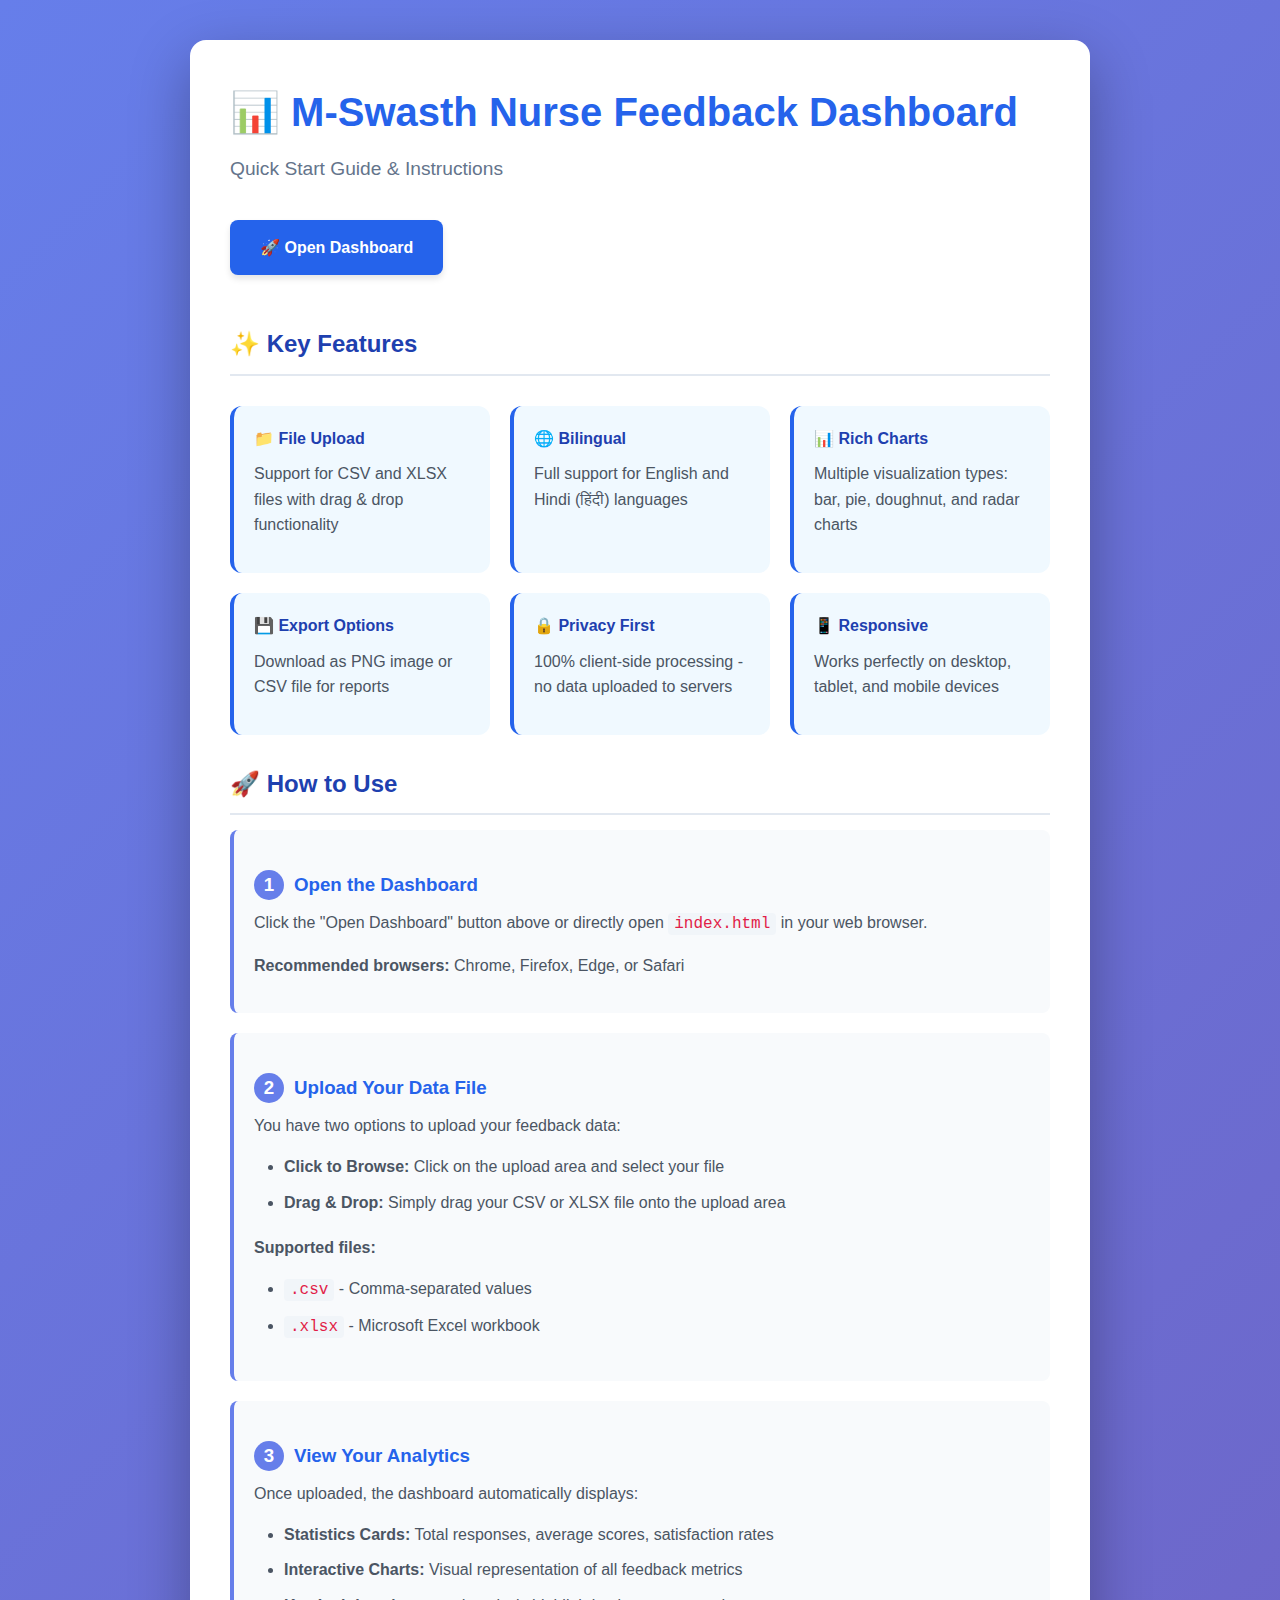
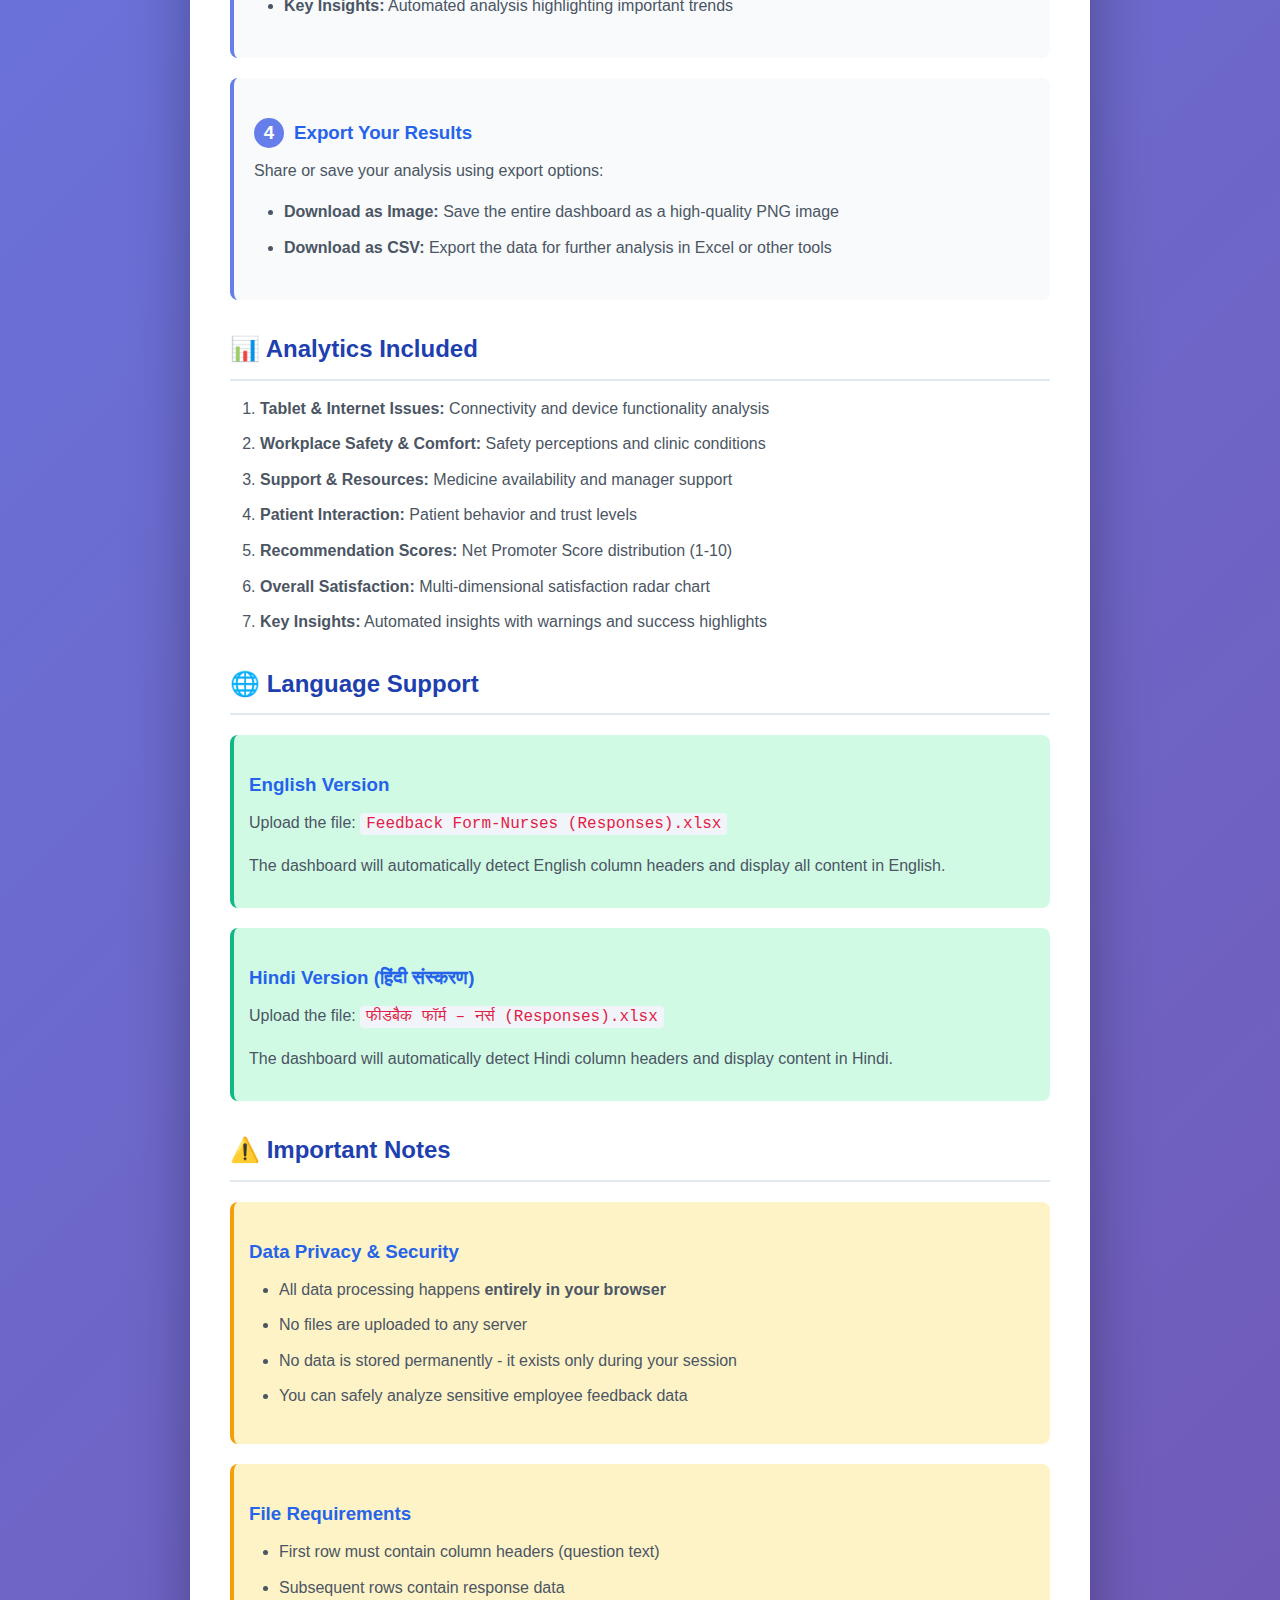
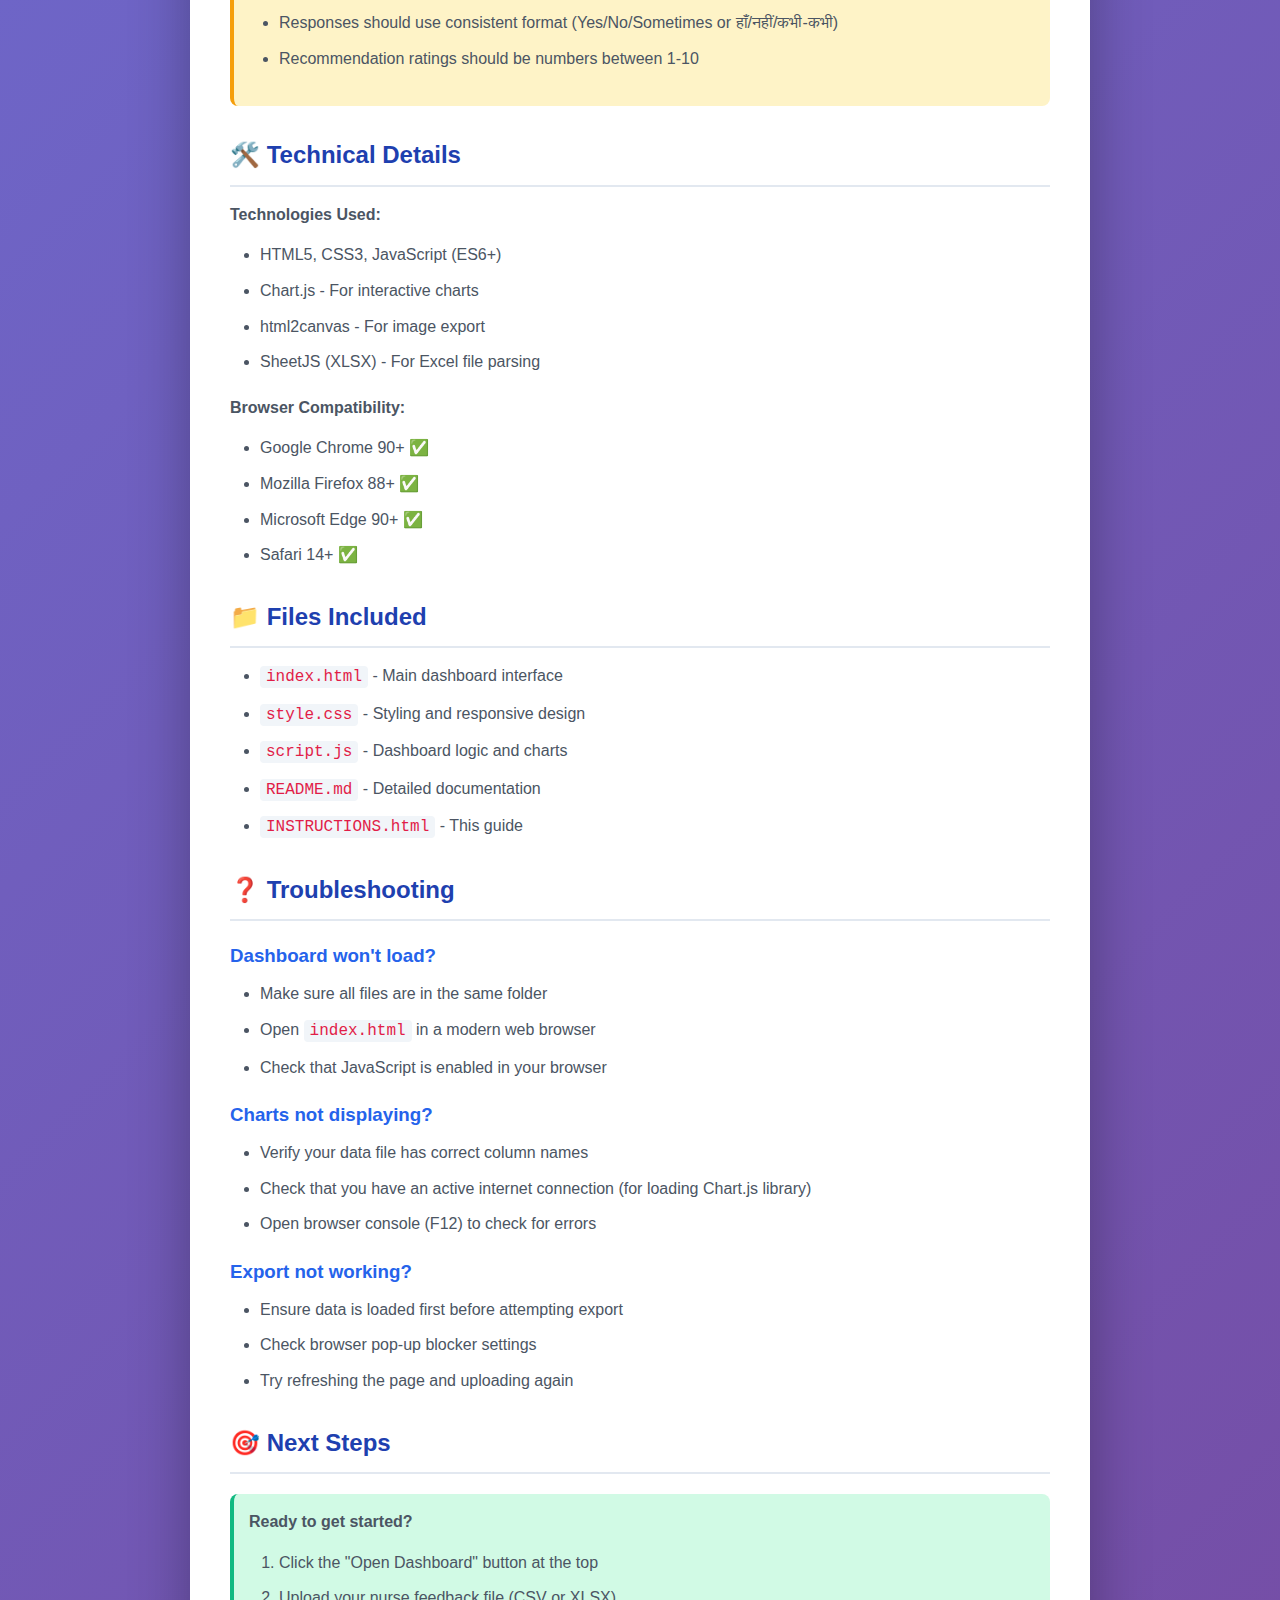
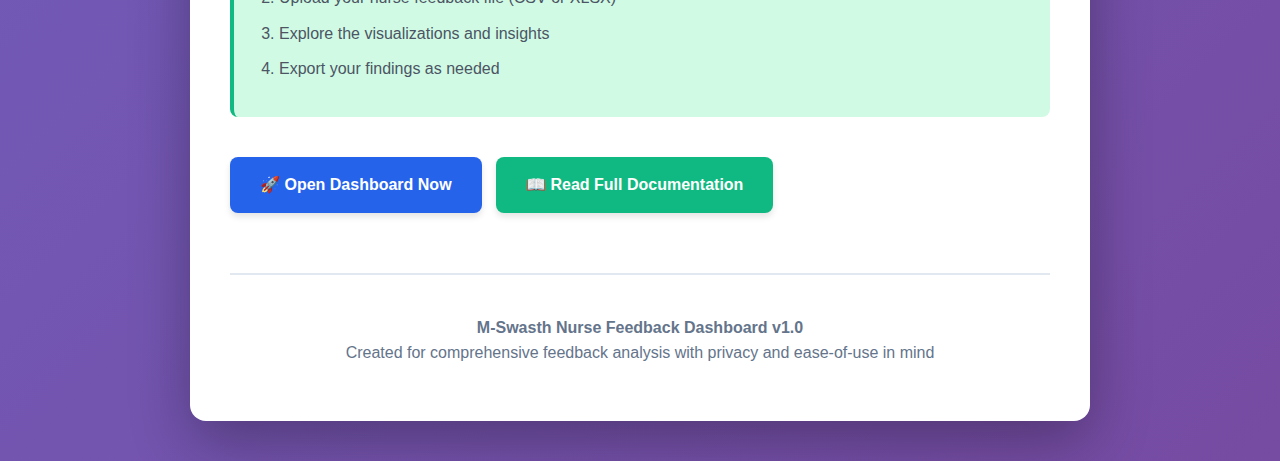
<file: INSTRUCTIONS.html>
<!DOCTYPE html>
<html lang="en">
<head>
    <meta charset="UTF-8">
    <meta name="viewport" content="width=device-width, initial-scale=1.0">
    <title>Dashboard Instructions</title>
    <style>
        * {
            margin: 0;
            padding: 0;
            box-sizing: border-box;
        }

        body {
            font-family: -apple-system, BlinkMacSystemFont, 'Segoe UI', Roboto, Arial, sans-serif;
            line-height: 1.6;
            color: #333;
            background: linear-gradient(135deg, #667eea 0%, #764ba2 100%);
            padding: 40px 20px;
        }

        .container {
            max-width: 900px;
            margin: 0 auto;
            background: white;
            border-radius: 16px;
            padding: 40px;
            box-shadow: 0 20px 60px rgba(0, 0, 0, 0.3);
        }

        h1 {
            color: #2563eb;
            margin-bottom: 10px;
            font-size: 2.5rem;
        }

        h2 {
            color: #1e40af;
            margin-top: 30px;
            margin-bottom: 15px;
            font-size: 1.5rem;
            border-bottom: 2px solid #e2e8f0;
            padding-bottom: 10px;
        }

        h3 {
            color: #2563eb;
            margin-top: 20px;
            margin-bottom: 10px;
        }

        p {
            margin-bottom: 15px;
            color: #4b5563;
        }

        ul, ol {
            margin-left: 30px;
            margin-bottom: 20px;
        }

        li {
            margin-bottom: 10px;
            color: #4b5563;
        }

        .button {
            display: inline-block;
            background: #2563eb;
            color: white;
            padding: 15px 30px;
            text-decoration: none;
            border-radius: 8px;
            font-weight: 600;
            margin: 20px 10px 20px 0;
            transition: all 0.3s ease;
            box-shadow: 0 4px 6px rgba(0, 0, 0, 0.1);
        }

        .button:hover {
            background: #1e40af;
            transform: translateY(-2px);
            box-shadow: 0 6px 12px rgba(0, 0, 0, 0.15);
        }

        .feature-grid {
            display: grid;
            grid-template-columns: repeat(auto-fit, minmax(250px, 1fr));
            gap: 20px;
            margin: 30px 0;
        }

        .feature-card {
            background: #f0f9ff;
            padding: 20px;
            border-radius: 12px;
            border-left: 4px solid #2563eb;
        }

        .feature-card h4 {
            color: #1e40af;
            margin-bottom: 10px;
        }

        .warning {
            background: #fef3c7;
            border-left: 4px solid #f59e0b;
            padding: 15px;
            border-radius: 8px;
            margin: 20px 0;
        }

        .success {
            background: #d1fae5;
            border-left: 4px solid #10b981;
            padding: 15px;
            border-radius: 8px;
            margin: 20px 0;
        }

        code {
            background: #f1f5f9;
            padding: 2px 6px;
            border-radius: 4px;
            font-family: 'Courier New', monospace;
            color: #e11d48;
        }

        .step {
            background: #f8fafc;
            padding: 20px;
            border-radius: 8px;
            margin-bottom: 20px;
            border-left: 4px solid #667eea;
        }

        .step-number {
            display: inline-block;
            background: #667eea;
            color: white;
            width: 30px;
            height: 30px;
            border-radius: 50%;
            text-align: center;
            line-height: 30px;
            font-weight: bold;
            margin-right: 10px;
        }
    </style>
</head>
<body>
    <div class="container">
        <h1>📊 M-Swasth Nurse Feedback Dashboard</h1>
        <p style="font-size: 1.2rem; color: #64748b;">Quick Start Guide & Instructions</p>

        <a href="index.html" class="button">🚀 Open Dashboard</a>

        <h2>✨ Key Features</h2>
        <div class="feature-grid">
            <div class="feature-card">
                <h4>📁 File Upload</h4>
                <p>Support for CSV and XLSX files with drag & drop functionality</p>
            </div>
            <div class="feature-card">
                <h4>🌐 Bilingual</h4>
                <p>Full support for English and Hindi (हिंदी) languages</p>
            </div>
            <div class="feature-card">
                <h4>📊 Rich Charts</h4>
                <p>Multiple visualization types: bar, pie, doughnut, and radar charts</p>
            </div>
            <div class="feature-card">
                <h4>💾 Export Options</h4>
                <p>Download as PNG image or CSV file for reports</p>
            </div>
            <div class="feature-card">
                <h4>🔒 Privacy First</h4>
                <p>100% client-side processing - no data uploaded to servers</p>
            </div>
            <div class="feature-card">
                <h4>📱 Responsive</h4>
                <p>Works perfectly on desktop, tablet, and mobile devices</p>
            </div>
        </div>

        <h2>🚀 How to Use</h2>

        <div class="step">
            <h3><span class="step-number">1</span>Open the Dashboard</h3>
            <p>Click the "Open Dashboard" button above or directly open <code>index.html</code> in your web browser.</p>
            <p><strong>Recommended browsers:</strong> Chrome, Firefox, Edge, or Safari</p>
        </div>

        <div class="step">
            <h3><span class="step-number">2</span>Upload Your Data File</h3>
            <p>You have two options to upload your feedback data:</p>
            <ul>
                <li><strong>Click to Browse:</strong> Click on the upload area and select your file</li>
                <li><strong>Drag & Drop:</strong> Simply drag your CSV or XLSX file onto the upload area</li>
            </ul>
            <p><strong>Supported files:</strong></p>
            <ul>
                <li><code>.csv</code> - Comma-separated values</li>
                <li><code>.xlsx</code> - Microsoft Excel workbook</li>
            </ul>
        </div>

        <div class="step">
            <h3><span class="step-number">3</span>View Your Analytics</h3>
            <p>Once uploaded, the dashboard automatically displays:</p>
            <ul>
                <li><strong>Statistics Cards:</strong> Total responses, average scores, satisfaction rates</li>
                <li><strong>Interactive Charts:</strong> Visual representation of all feedback metrics</li>
                <li><strong>Key Insights:</strong> Automated analysis highlighting important trends</li>
            </ul>
        </div>

        <div class="step">
            <h3><span class="step-number">4</span>Export Your Results</h3>
            <p>Share or save your analysis using export options:</p>
            <ul>
                <li><strong>Download as Image:</strong> Save the entire dashboard as a high-quality PNG image</li>
                <li><strong>Download as CSV:</strong> Export the data for further analysis in Excel or other tools</li>
            </ul>
        </div>

        <h2>📊 Analytics Included</h2>
        <ol>
            <li><strong>Tablet & Internet Issues:</strong> Connectivity and device functionality analysis</li>
            <li><strong>Workplace Safety & Comfort:</strong> Safety perceptions and clinic conditions</li>
            <li><strong>Support & Resources:</strong> Medicine availability and manager support</li>
            <li><strong>Patient Interaction:</strong> Patient behavior and trust levels</li>
            <li><strong>Recommendation Scores:</strong> Net Promoter Score distribution (1-10)</li>
            <li><strong>Overall Satisfaction:</strong> Multi-dimensional satisfaction radar chart</li>
            <li><strong>Key Insights:</strong> Automated insights with warnings and success highlights</li>
        </ol>

        <h2>🌐 Language Support</h2>
        <div class="success">
            <h3>English Version</h3>
            <p>Upload the file: <code>Feedback Form-Nurses (Responses).xlsx</code></p>
            <p>The dashboard will automatically detect English column headers and display all content in English.</p>
        </div>

        <div class="success">
            <h3>Hindi Version (हिंदी संस्करण)</h3>
            <p>Upload the file: <code>फीडबैक फॉर्म – नर्स (Responses).xlsx</code></p>
            <p>The dashboard will automatically detect Hindi column headers and display content in Hindi.</p>
        </div>

        <h2>⚠️ Important Notes</h2>
        <div class="warning">
            <h3>Data Privacy & Security</h3>
            <ul>
                <li>All data processing happens <strong>entirely in your browser</strong></li>
                <li>No files are uploaded to any server</li>
                <li>No data is stored permanently - it exists only during your session</li>
                <li>You can safely analyze sensitive employee feedback data</li>
            </ul>
        </div>

        <div class="warning">
            <h3>File Requirements</h3>
            <ul>
                <li>First row must contain column headers (question text)</li>
                <li>Subsequent rows contain response data</li>
                <li>Responses should use consistent format (Yes/No/Sometimes or हाँ/नहीं/कभी-कभी)</li>
                <li>Recommendation ratings should be numbers between 1-10</li>
            </ul>
        </div>

        <h2>🛠️ Technical Details</h2>
        <p><strong>Technologies Used:</strong></p>
        <ul>
            <li>HTML5, CSS3, JavaScript (ES6+)</li>
            <li>Chart.js - For interactive charts</li>
            <li>html2canvas - For image export</li>
            <li>SheetJS (XLSX) - For Excel file parsing</li>
        </ul>

        <p><strong>Browser Compatibility:</strong></p>
        <ul>
            <li>Google Chrome 90+ ✅</li>
            <li>Mozilla Firefox 88+ ✅</li>
            <li>Microsoft Edge 90+ ✅</li>
            <li>Safari 14+ ✅</li>
        </ul>

        <h2>📁 Files Included</h2>
        <ul>
            <li><code>index.html</code> - Main dashboard interface</li>
            <li><code>style.css</code> - Styling and responsive design</li>
            <li><code>script.js</code> - Dashboard logic and charts</li>
            <li><code>README.md</code> - Detailed documentation</li>
            <li><code>INSTRUCTIONS.html</code> - This guide</li>
        </ul>

        <h2>❓ Troubleshooting</h2>

        <h3>Dashboard won't load?</h3>
        <ul>
            <li>Make sure all files are in the same folder</li>
            <li>Open <code>index.html</code> in a modern web browser</li>
            <li>Check that JavaScript is enabled in your browser</li>
        </ul>

        <h3>Charts not displaying?</h3>
        <ul>
            <li>Verify your data file has correct column names</li>
            <li>Check that you have an active internet connection (for loading Chart.js library)</li>
            <li>Open browser console (F12) to check for errors</li>
        </ul>

        <h3>Export not working?</h3>
        <ul>
            <li>Ensure data is loaded first before attempting export</li>
            <li>Check browser pop-up blocker settings</li>
            <li>Try refreshing the page and uploading again</li>
        </ul>

        <h2>🎯 Next Steps</h2>
        <div class="success">
            <p><strong>Ready to get started?</strong></p>
            <ol>
                <li>Click the "Open Dashboard" button at the top</li>
                <li>Upload your nurse feedback file (CSV or XLSX)</li>
                <li>Explore the visualizations and insights</li>
                <li>Export your findings as needed</li>
            </ol>
        </div>

        <a href="index.html" class="button">🚀 Open Dashboard Now</a>
        <a href="README.md" class="button" style="background: #10b981;">📖 Read Full Documentation</a>

        <hr style="margin: 40px 0; border: none; border-top: 2px solid #e2e8f0;">

        <p style="text-align: center; color: #64748b; margin-top: 30px;">
            <strong>M-Swasth Nurse Feedback Dashboard v1.0</strong><br>
            Created for comprehensive feedback analysis with privacy and ease-of-use in mind
        </p>
    </div>
</body>
</html>
</file>
